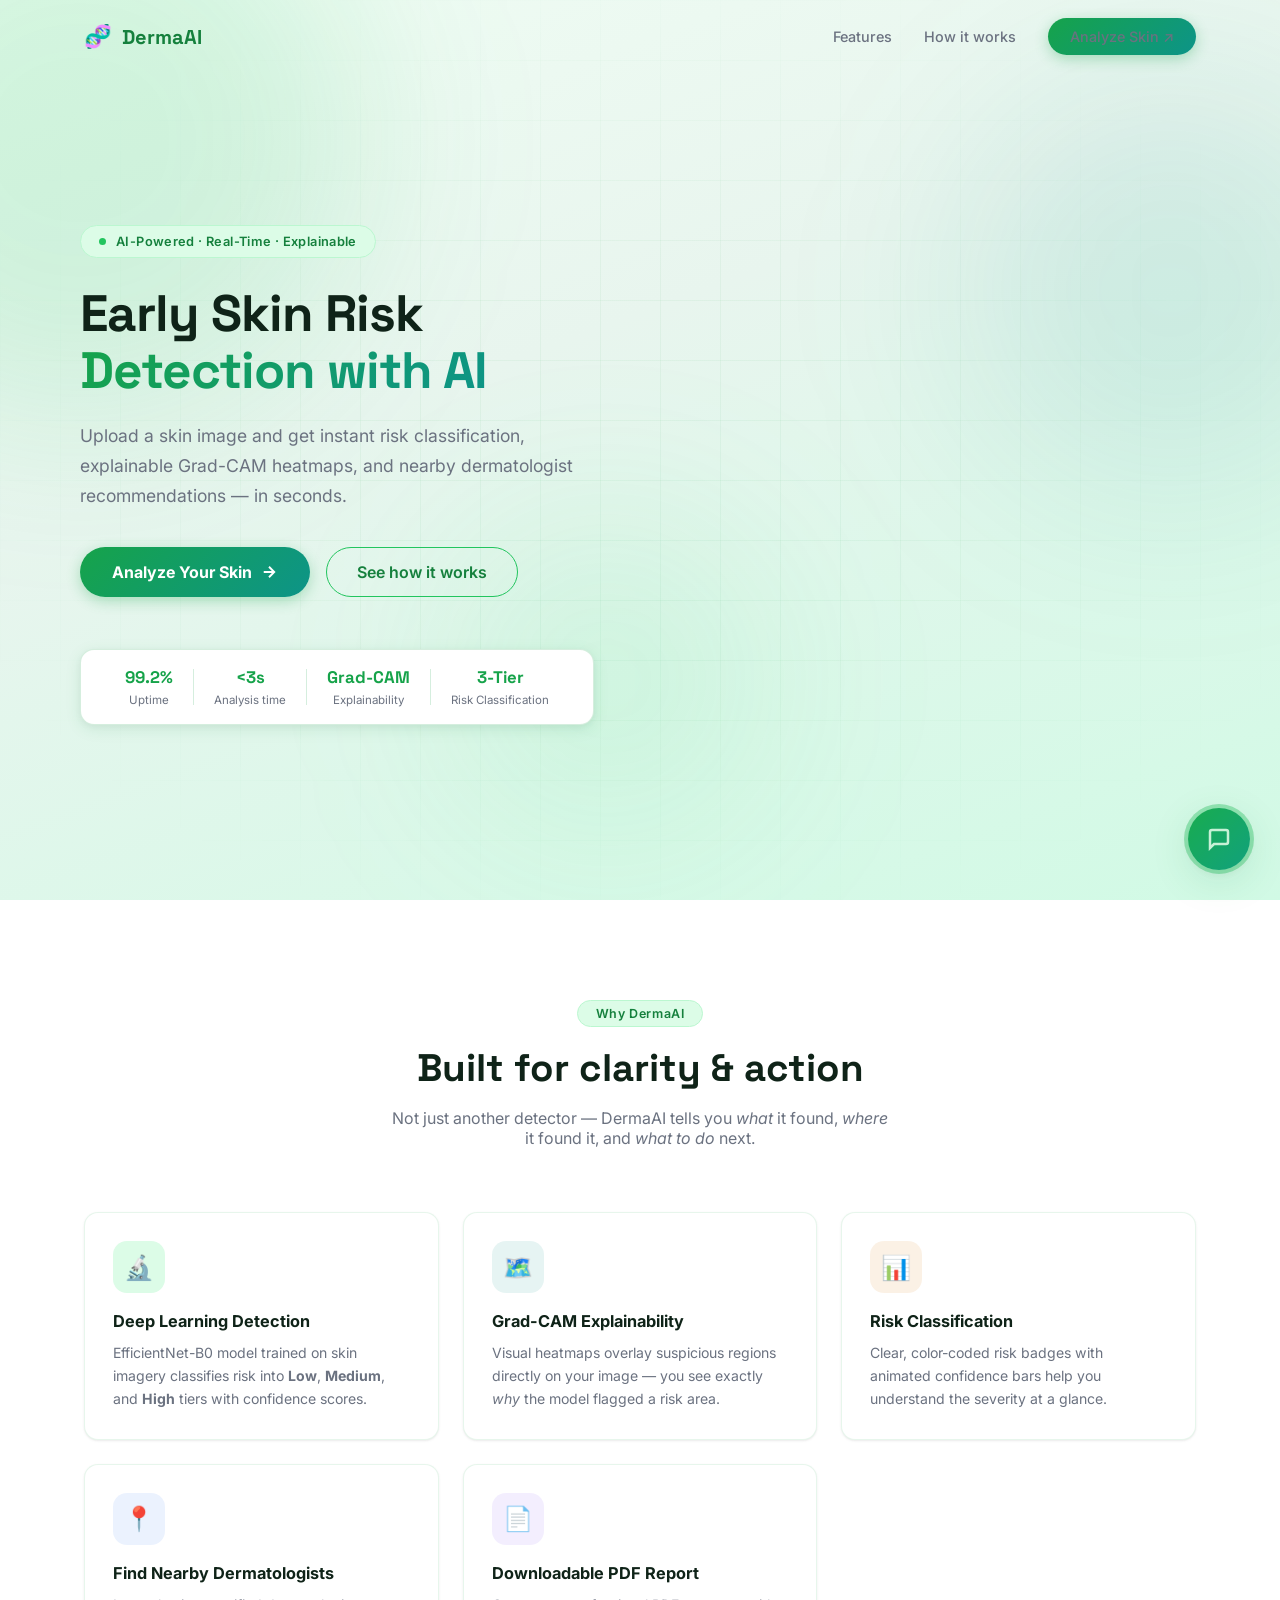
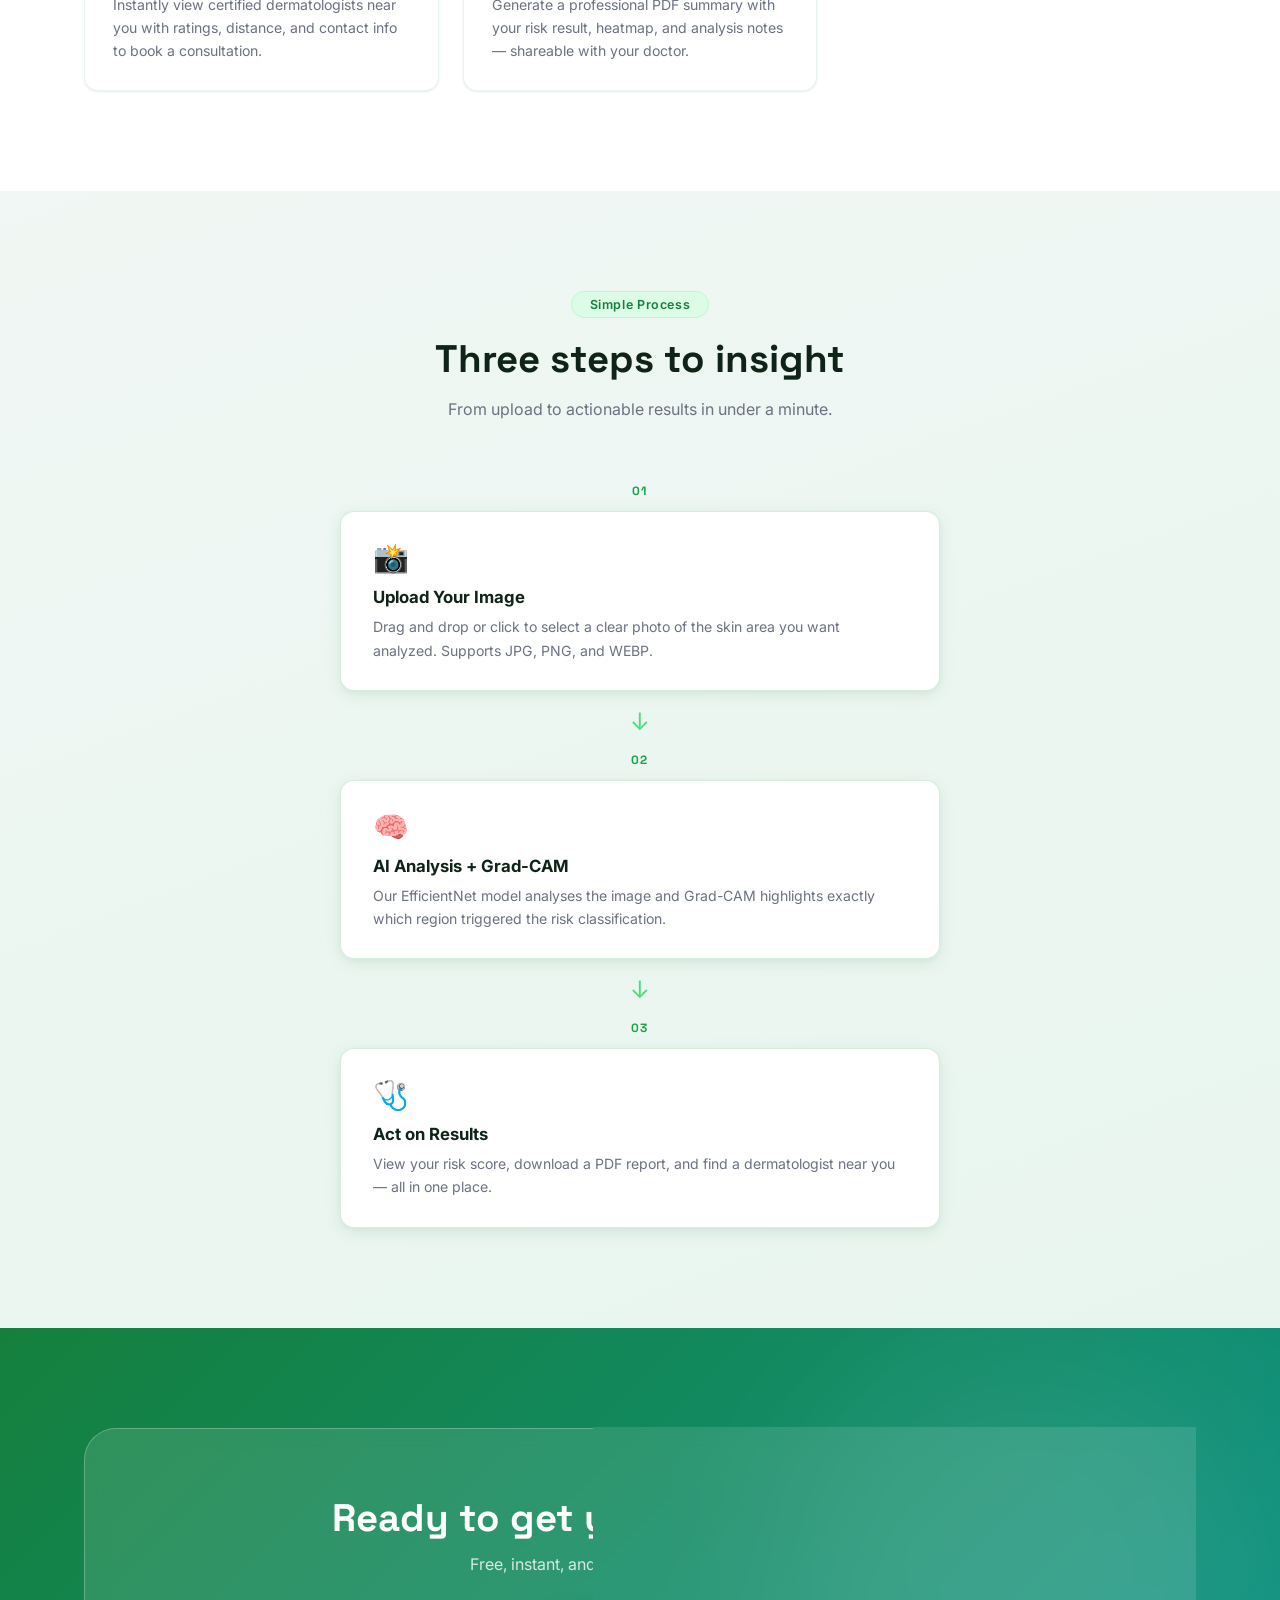
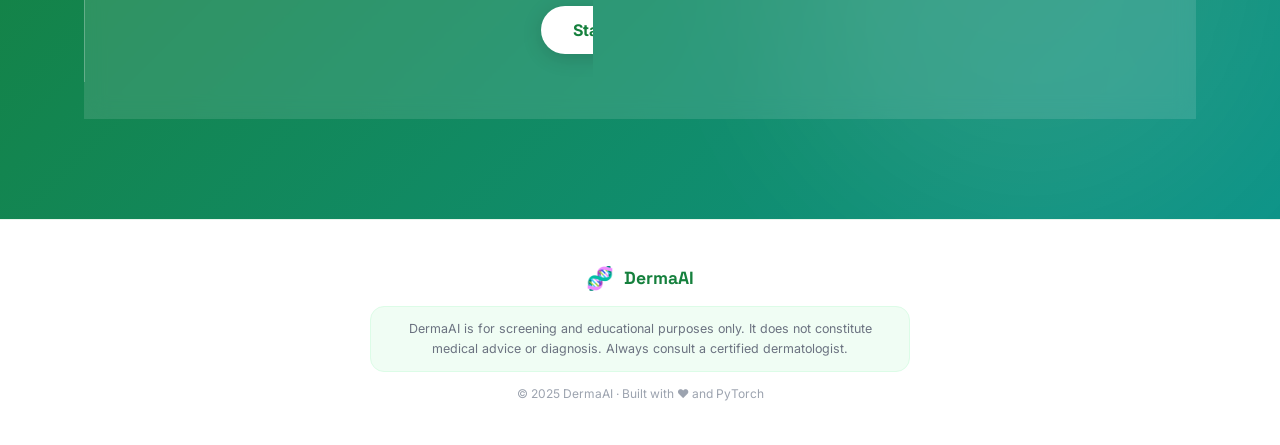
<file: frontend/index.html>
<!DOCTYPE html>
<html lang="en">

<head>
  <meta charset="UTF-8" />
  <meta name="viewport" content="width=device-width, initial-scale=1.0" />
  <meta name="description"
    content="DermaAI — AI-powered skin risk detection with explainable Grad-CAM heatmaps. Upload a skin image and get instant risk assessment." />
  <title>DermaAI — AI Skin Risk Detection</title>
  <link rel="preconnect" href="https://fonts.googleapis.com" />
  <link
    href="https://fonts.googleapis.com/css2?family=Inter:wght@300;400;500;600;700;800;900&family=Space+Grotesk:wght@400;500;600;700&display=swap"
    rel="stylesheet" />
  <link rel="stylesheet" href="css/index.css" />
</head>

<body>

  <!-- ── NAV ─────────────────────────────────────────────────── -->
  <nav class="nav" id="nav">
    <div class="nav-inner">
      <a class="nav-logo" href="/">
        <span class="logo-icon">🧬</span>
        <span>DermaAI</span>
      </a>
      <div class="nav-links">
        <a href="#features">Features</a>
        <a href="#how-it-works">How it works</a>
        <a href="analyze.html" class="btn-primary nav-cta">Analyze Skin ↗</a>
      </div>
    </div>
  </nav>

  <!-- ── HERO ─────────────────────────────────────────────────── -->
  <section class="hero">
    <div class="hero-bg-grid"></div>
    <div class="orb orb-1"></div>
    <div class="orb orb-2"></div>
    <div class="orb orb-3"></div>

    <div class="hero-content">
      <div class="hero-badge">
        <span class="badge-dot"></span>
        AI-Powered · Real-Time · Explainable
      </div>

      <h1 class="hero-title">
        Early Skin Risk<br />
        <span class="gradient-text">Detection with AI</span>
      </h1>

      <p class="hero-sub">
        Upload a skin image and get instant risk classification,
        explainable Grad-CAM heatmaps, and nearby dermatologist
        recommendations — in seconds.
      </p>

      <div class="hero-actions">
        <a href="analyze.html" class="btn-primary btn-lg" id="hero-cta">
          <span>Analyze Your Skin</span>
          <svg width="18" height="18" viewBox="0 0 24 24" fill="none" stroke="currentColor" stroke-width="2.5">
            <path d="M5 12h14M12 5l7 7-7 7" />
          </svg>
        </a>
        <a href="#how-it-works" class="btn-ghost btn-lg">See how it works</a>
      </div>

      <div class="hero-stats">
        <div class="stat">
          <span class="stat-num">99.2%</span>
          <span class="stat-label">Uptime</span>
        </div>
        <div class="stat-divider"></div>
        <div class="stat">
          <span class="stat-num">&lt;3s</span>
          <span class="stat-label">Analysis time</span>
        </div>
        <div class="stat-divider"></div>
        <div class="stat">
          <span class="stat-num">Grad-CAM</span>
          <span class="stat-label">Explainability</span>
        </div>
        <div class="stat-divider"></div>
        <div class="stat">
          <span class="stat-num">3-Tier</span>
          <span class="stat-label">Risk Classification</span>
        </div>
      </div>
    </div>

    <!-- 3D Spline Scene -->
    <div class="hero-spline">
      <spline-viewer url="https://prod.spline.design/Fvy9rAFZJ0ObmGuN/scene.splinecode?v=3" background="transparent"
        logo="none" events-target="global">
      </spline-viewer>
    </div>
  </section>

  <!-- ── FEATURES ──────────────────────────────────────────────── -->
  <section class="features" id="features">
    <div class="container">
      <div class="section-header">
        <span class="section-tag">Why DermaAI</span>
        <h2>Built for clarity & action</h2>
        <p>Not just another detector — DermaAI tells you <em>what</em> it found, <em>where</em> it found it, and
          <em>what to do</em> next.
        </p>
      </div>

      <div class="features-grid">

        <div class="feature-card glass" data-delay="0">
          <div class="feature-icon-wrap green">
            <span>🔬</span>
          </div>
          <h3>Deep Learning Detection</h3>
          <p>EfficientNet-B0 model trained on skin imagery classifies risk into <strong>Low</strong>,
            <strong>Medium</strong>, and <strong>High</strong> tiers with confidence scores.
          </p>
        </div>

        <div class="feature-card glass" data-delay="100">
          <div class="feature-icon-wrap cyan">
            <span>🗺️</span>
          </div>
          <h3>Grad-CAM Explainability</h3>
          <p>Visual heatmaps overlay suspicious regions directly on your image — you see exactly <em>why</em> the model
            flagged a risk area.</p>
        </div>

        <div class="feature-card glass" data-delay="200">
          <div class="feature-icon-wrap amber">
            <span>📊</span>
          </div>
          <h3>Risk Classification</h3>
          <p>Clear, color-coded risk badges with animated confidence bars help you understand the severity at a glance.
          </p>
        </div>

        <div class="feature-card glass" data-delay="300">
          <div class="feature-icon-wrap blue">
            <span>📍</span>
          </div>
          <h3>Find Nearby Dermatologists</h3>
          <p>Instantly view certified dermatologists near you with ratings, distance, and contact info to book a
            consultation.</p>
        </div>

        <div class="feature-card glass" data-delay="400">
          <div class="feature-icon-wrap purple">
            <span>📄</span>
          </div>
          <h3>Downloadable PDF Report</h3>
          <p>Generate a professional PDF summary with your risk result, heatmap, and analysis notes — shareable with
            your doctor.</p>
        </div>

        <div class="feature-card glass" data-delay="500">
          <div class="feature-icon-wrap rose">
            <span>⚡</span>
          </div>
          <h3>Real-Time & Lightweight</h3>
          <p>Analysis completes in under 3 seconds. No cloud uploads to third parties — your image is processed locally
            and never stored.</p>
        </div>

      </div>
    </div>
  </section>

  <!-- ── HOW IT WORKS ──────────────────────────────────────────── -->
  <section class="how-it-works" id="how-it-works">
    <div class="container">
      <div class="section-header">
        <span class="section-tag">Simple Process</span>
        <h2>Three steps to insight</h2>
        <p>From upload to actionable results in under a minute.</p>
      </div>

      <div class="steps">

        <div class="step">
          <div class="step-num">01</div>
          <div class="step-content glass">
            <div class="step-icon">📸</div>
            <h3>Upload Your Image</h3>
            <p>Drag and drop or click to select a clear photo of the skin area you want analyzed. Supports JPG, PNG, and
              WEBP.</p>
          </div>
          <div class="step-arrow">↓</div>
        </div>

        <div class="step">
          <div class="step-num">02</div>
          <div class="step-content glass">
            <div class="step-icon">🧠</div>
            <h3>AI Analysis + Grad-CAM</h3>
            <p>Our EfficientNet model analyses the image and Grad-CAM highlights exactly which region triggered the risk
              classification.</p>
          </div>
          <div class="step-arrow">↓</div>
        </div>

        <div class="step">
          <div class="step-num">03</div>
          <div class="step-content glass">
            <div class="step-icon">🩺</div>
            <h3>Act on Results</h3>
            <p>View your risk score, download a PDF report, and find a dermatologist near you — all in one place.</p>
          </div>
        </div>

      </div>
    </div>
  </section>

  <!-- ── CTA BANNER ────────────────────────────────────────────── -->
  <section class="cta-banner">
    <div class="orb orb-4"></div>
    <div class="container">
      <div class="cta-glass glass">
        <h2>Ready to get your skin checked?</h2>
        <p>Free, instant, and private. No account needed.</p>
        <a href="analyze.html" class="btn-primary btn-lg">
          Start Analysis
          <svg width="18" height="18" viewBox="0 0 24 24" fill="none" stroke="currentColor" stroke-width="2.5">
            <path d="M5 12h14M12 5l7 7-7 7" />
          </svg>
        </a>
      </div>
    </div>
  </section>

  <!-- ── FOOTER ────────────────────────────────────────────────── -->
  <footer class="footer">
    <div class="container footer-inner">
      <div class="footer-brand">
        <span class="logo-icon">🧬</span>
        <span class="footer-name">DermaAI</span>
      </div>
      <p class="footer-disclaimer">
        DermaAI is for screening and educational purposes only.
        It does not constitute medical advice or diagnosis.
        Always consult a certified dermatologist.
      </p>
      <p class="footer-copy">© 2025 DermaAI · Built with ❤️ and PyTorch</p>
    </div>
  </footer>

  <!-- ── CHATBOT WIDGET ────────────────────────────────────────── -->
  <div class="chat-widget" id="chat-widget">
    <button class="chat-toggle glass" id="chat-toggle" aria-label="Toggle Chat">
      <svg width="24" height="24" viewBox="0 0 24 24" fill="none" stroke="currentColor" stroke-width="2.5">
        <path d="M21 15a2 2 0 0 1-2 2H7l-4 4V5a2 2 0 0 1 2-2h14a2 2 0 0 1 2 2z"></path>
      </svg>
    </button>
    <div class="chat-window shadow-lg glass" id="chat-window">
      <div class="chat-header">
        <div>
          <div class="chat-header-title">
            <span class="status-dot"></span>
            🧬 DermaAI Assistant
          </div>
          <div class="chat-header-sub">AI-powered skin health advisor</div>
        </div>
        <button class="chat-close" id="chat-close">&times;</button>
      </div>
      <div class="chat-body" id="chat-body">
        <div class="chat-message bot">
          <div class="msg-bubble">Hi! I'm your AI skin assistant. How can I help you today?</div>
        </div>
      </div>
      <div class="chat-input-area">
        <input type="text" id="chat-input" placeholder="Type your message..." autocomplete="off" />
        <button id="chat-send" aria-label="Send">
          <svg width="20" height="20" viewBox="0 0 24 24" fill="none" stroke="currentColor" stroke-width="2">
            <line x1="22" y1="2" x2="11" y2="13"></line>
            <polygon points="22 2 15 22 11 13 2 9 22 2"></polygon>
          </svg>
        </button>
      </div>
    </div>
  </div>

  <script src="js/chat.js"></script>
  <script>
    // Navbar scroll effect
    const nav = document.getElementById('nav');
    window.addEventListener('scroll', () => {
      nav.classList.toggle('scrolled', window.scrollY > 40);
    });

    // Feature card entrance animation
    const cards = document.querySelectorAll('.feature-card, .step-content');
    const obs = new IntersectionObserver((entries) => {
      entries.forEach(e => {
        if (e.isIntersecting) {
          const delay = e.target.dataset.delay || 0;
          setTimeout(() => e.target.classList.add('visible'), Number(delay));
        }
      });
    }, { threshold: 0.15 });
    cards.forEach(c => obs.observe(c));

    // Spline Skill Integration - Performance & Dynamic Loading
    function shouldLoadSpline() {
      const isMobile = window.innerWidth < 768;
      const isLowEnd = navigator.hardwareConcurrency <= 2;

      const canvas = document.createElement('canvas');
      const gl = canvas.getContext('webgl2') || canvas.getContext('webgl');

      return !isMobile && !isLowEnd && !!gl;
    }

    if (shouldLoadSpline()) {
      // 1. Load the script dynamically to avoid blocking rendering
      const script = document.createElement('script');
      script.type = 'module';
      script.src = 'https://unpkg.com/@splinetool/viewer/build/spline-viewer.js';
      document.head.appendChild(script);

      // 2. Timeout Fallback (Hide if 8 seconds pass without shadowRoot mounting)
      setTimeout(() => {
        const viewer = document.querySelector('spline-viewer');
        if (!viewer || !viewer.shadowRoot) {
          document.querySelector('.hero-spline').style.display = 'none';
          console.warn('Spline failed to load in time, showing fallback.');
        }
      }, 8000);
    } else {
      // Hide completely on low end / mobile to save battery & stop lag
      document.querySelector('.hero-spline').style.display = 'none';
      console.log('Skipped loading Spline for performance optimization (Mobile/Low-End).');
    }
  </script>
</body>

</html>
</file>
<file: frontend/css/index.css>
/* ═══════════════════════════════════════════════════════════
   DermaAI — Landing Page CSS
   Healthcare · Green & White · Premium Medical Feel
═══════════════════════════════════════════════════════════ */

*,
*::before,
*::after {
  box-sizing: border-box;
  margin: 0;
  padding: 0;
}

:root {
  /* Core Healthcare Palette */
  --bg: #f0f7f4;
  --bg2: #e8f5ee;
  --white: #ffffff;
  --surface: rgba(255, 255, 255, 0.85);
  --surface-solid: #ffffff;

  /* Greens */
  --green-900: #14532d;
  --green-700: #15803d;
  --green-600: #16a34a;
  --green-500: #22c55e;
  --green-400: #4ade80;
  --green-200: #bbf7d0;
  --green-100: #dcfce7;
  --green-50: #f0fdf4;
  --teal: #0d9488;
  --teal-light: #99f6e4;

  /* Accents */
  --amber: #d97706;
  --red: #dc2626;
  --red-light: #fee2e2;

  /* Text */
  --text: #0f2318;
  --text-mid: #2d6a4f;
  --text-dim: #6b7280;
  --text-muted: #9ca3af;

  /* Borders */
  --border: rgba(22, 163, 74, 0.18);
  --border-soft: rgba(22, 163, 74, 0.10);

  /* Shadows */
  --shadow-sm: 0 1px 3px rgba(0, 0, 0, 0.06), 0 1px 2px rgba(0, 0, 0, 0.04);
  --shadow-md: 0 4px 16px rgba(21, 128, 61, 0.10), 0 2px 6px rgba(0, 0, 0, 0.04);
  --shadow-lg: 0 10px 40px rgba(21, 128, 61, 0.14), 0 4px 12px rgba(0, 0, 0, 0.06);
  --shadow-glow: 0 0 40px rgba(34, 197, 94, 0.18);

  --radius: 14px;
  --radius-lg: 22px;
  --radius-xl: 32px;
}

html {
  scroll-behavior: smooth;
}

body {
  font-family: 'Inter', sans-serif;
  background: var(--bg);
  color: var(--text);
  min-height: 100vh;
  overflow-x: hidden !important;
  overflow-y: auto !important;
  /* Prevents Spline scroll hijacking */
}

/* ── Utilities ─────────────────────────────────────────── */
.glass {
  background: var(--surface);
  border: 1px solid var(--border);
  backdrop-filter: blur(16px);
  -webkit-backdrop-filter: blur(16px);
}

.container {
  max-width: 1160px;
  margin: 0 auto;
  padding: 0 24px;
}

.gradient-text {
  background: linear-gradient(135deg, var(--green-600) 0%, var(--teal) 100%);
  -webkit-background-clip: text;
  -webkit-text-fill-color: transparent;
  background-clip: text;
}

/* ── Background Orbs ────────────────────────────────────── */
.orb {
  position: absolute;
  border-radius: 50%;
  filter: blur(90px);
  pointer-events: none;
  z-index: 0;
}

.orb-1 {
  width: 560px;
  height: 560px;
  background: rgba(34, 197, 94, 0.14);
  top: -140px;
  left: -200px;
}

.orb-2 {
  width: 420px;
  height: 420px;
  background: rgba(13, 148, 136, 0.10);
  top: 80px;
  right: -100px;
}

.orb-3 {
  width: 320px;
  height: 320px;
  background: rgba(74, 222, 128, 0.10);
  bottom: 60px;
  left: 35%;
}

.orb-4 {
  width: 500px;
  height: 500px;
  background: rgba(34, 197, 94, 0.10);
  top: 0;
  right: 0;
}

/* ── NAV ───────────────────────────────────────────────── */
.nav {
  position: fixed;
  top: 0;
  left: 0;
  right: 0;
  z-index: 100;
  padding: 18px 0;
  transition: all 0.3s ease;
}

.nav.scrolled {
  background: rgba(255, 255, 255, 0.95);
  border-bottom: 1px solid var(--border);
  backdrop-filter: blur(20px);
  box-shadow: var(--shadow-sm);
  padding: 14px 0;
}

.nav-inner {
  max-width: 1160px;
  margin: 0 auto;
  padding: 0 24px;
  display: flex;
  align-items: center;
  justify-content: space-between;
}

.nav-logo {
  display: flex;
  align-items: center;
  gap: 10px;
  text-decoration: none;
  font-family: 'Space Grotesk', sans-serif;
  font-weight: 700;
  font-size: 1.25rem;
  color: var(--green-700);
}

.logo-icon {
  font-size: 1.4rem;
}

.nav-links {
  display: flex;
  align-items: center;
  gap: 32px;
}

.nav-links a {
  color: var(--text-dim);
  text-decoration: none;
  font-size: 0.9rem;
  font-weight: 500;
  transition: color 0.2s;
}

.nav-links a:hover {
  color: var(--green-600);
}

/* ── Buttons ───────────────────────────────────────────── */
.btn-primary {
  display: inline-flex;
  align-items: center;
  gap: 8px;
  background: linear-gradient(135deg, var(--green-600) 0%, var(--teal) 100%);
  color: #ffffff;
  font-weight: 700;
  font-size: 0.9rem;
  border-radius: 50px;
  text-decoration: none;
  transition: transform 0.2s, box-shadow 0.2s;
  border: none;
  cursor: pointer;
  padding: 11px 22px;
  box-shadow: 0 4px 14px rgba(22, 163, 74, 0.30);
}

.btn-primary:hover {
  transform: translateY(-2px);
  box-shadow: 0 8px 28px rgba(22, 163, 74, 0.40);
}

.btn-lg {
  padding: 14px 32px;
  font-size: 1rem;
}

.btn-ghost {
  display: inline-flex;
  align-items: center;
  gap: 8px;
  color: var(--green-700);
  font-weight: 600;
  font-size: 1rem;
  background: transparent;
  border: 1.5px solid var(--green-500);
  border-radius: 50px;
  text-decoration: none;
  padding: 14px 30px;
  transition: all 0.2s;
}

.btn-ghost:hover {
  background: var(--green-50);
  border-color: var(--green-600);
  color: var(--green-700);
}

.nav-cta {
  padding: 10px 22px;
  font-size: 0.88rem;
}

/* ── HERO ──────────────────────────────────────────────── */
.hero {
  position: relative;
  min-height: 100vh;
  display: grid;
  grid-template-columns: 1fr 1fr;
  align-items: center;
  gap: 40px;
  padding: 130px 80px 80px;
  overflow: hidden;
  background: linear-gradient(160deg, #f0fdf4 0%, #e8f5ee 40%, #d1fae5 100%);
}

.hero-bg-grid {
  position: absolute;
  inset: 0;
  z-index: 0;
  background-image:
    linear-gradient(rgba(22, 163, 74, 0.05) 1px, transparent 1px),
    linear-gradient(90deg, rgba(22, 163, 74, 0.05) 1px, transparent 1px);
  background-size: 60px 60px;
  mask-image: radial-gradient(ellipse at center, black 30%, transparent 80%);
}

.hero-content {
  position: relative;
  z-index: 2;
}

.hero-badge {
  display: inline-flex;
  align-items: center;
  gap: 10px;
  background: var(--green-100);
  border: 1px solid var(--green-200);
  border-radius: 50px;
  padding: 8px 18px;
  font-size: 0.8rem;
  font-weight: 600;
  color: var(--green-700);
  margin-bottom: 28px;
  letter-spacing: 0.03em;
}

.badge-dot {
  width: 7px;
  height: 7px;
  border-radius: 50%;
  background: var(--green-500);
  animation: pulse-dot 2s infinite;
}

@keyframes pulse-dot {

  0%,
  100% {
    opacity: 1;
    transform: scale(1);
  }

  50% {
    opacity: 0.4;
    transform: scale(0.7);
  }
}

.hero-title {
  font-family: 'Space Grotesk', sans-serif;
  font-size: clamp(2.6rem, 4vw, 4rem);
  font-weight: 800;
  line-height: 1.1;
  letter-spacing: -0.02em;
  margin-bottom: 22px;
  color: var(--text);
}

.hero-sub {
  font-size: 1.1rem;
  color: var(--text-dim);
  line-height: 1.7;
  max-width: 500px;
  margin-bottom: 36px;
}

.hero-actions {
  display: flex;
  gap: 16px;
  flex-wrap: wrap;
  margin-bottom: 52px;
}

.hero-stats {
  display: flex;
  align-items: center;
  gap: 0;
  background: var(--white);
  border: 1px solid var(--border);
  border-radius: var(--radius);
  padding: 16px 24px;
  width: fit-content;
  box-shadow: var(--shadow-md);
}

.stat {
  text-align: center;
  padding: 0 20px;
}

.stat-num {
  display: block;
  font-family: 'Space Grotesk', sans-serif;
  font-weight: 700;
  font-size: 1.05rem;
  color: var(--green-600);
}

.stat-label {
  font-size: 0.72rem;
  color: var(--text-dim);
}

.stat-divider {
  width: 1px;
  height: 36px;
  background: var(--border);
}

/* ── Hero Spline ────────────────────────────────────────── */
.hero-spline {
  position: relative;
  z-index: 2;
  width: 100%;
  height: 640px;
  /* Use clip-path to crop ONLY the bottom edge to hide the watermark 
     while allowing the giant left arm to bleed out of the box */
  clip-path: inset(-100% -100% 0 -100%);
}

.hero-spline spline-viewer {
  position: absolute;
  top: 0;
  right: 0;
  width: 100%;
  /* Make height taller than container so the bottom right watermark is clipped off */
  height: calc(100% + 90px);

  /* Make the image significantly bigger and shift it to the right */
  transform: scale(1.45) translate(18%, 2%);
  transform-origin: center right;

  /* Fallback CSS hiding */
  --spline-viewer-logo-display: none;
}

/* Primary way to hide the Spline logo shadow DOM part on free plan */
spline-viewer::part(logo) {
  display: none !important;
  opacity: 0 !important;
  pointer-events: none !important;
}

/* ── Features ───────────────────────────────────────────── */
.features {
  padding: 100px 0;
  position: relative;
  background: var(--white);
}

.section-header {
  text-align: center;
  margin-bottom: 64px;
}

.section-tag {
  display: inline-block;
  background: var(--green-100);
  border: 1px solid var(--green-200);
  color: var(--green-700);
  border-radius: 50px;
  padding: 5px 18px;
  font-size: 0.78rem;
  font-weight: 600;
  letter-spacing: 0.05em;
  margin-bottom: 16px;
}

.section-header h2 {
  font-family: 'Space Grotesk', sans-serif;
  font-size: clamp(1.8rem, 3vw, 2.6rem);
  font-weight: 700;
  margin-bottom: 16px;
  color: var(--text);
}

.section-header p {
  color: var(--text-dim);
  font-size: 1rem;
  max-width: 500px;
  margin: 0 auto;
}

.features-grid {
  display: grid;
  grid-template-columns: repeat(3, 1fr);
  gap: 24px;
}

.feature-card {
  background: var(--white);
  border: 1px solid var(--border-soft);
  border-radius: var(--radius);
  padding: 28px;
  opacity: 0;
  transform: translateY(24px);
  transition: opacity 0.5s ease, transform 0.5s ease, box-shadow 0.3s, border-color 0.3s;
  box-shadow: var(--shadow-sm);
}

.feature-card.visible {
  opacity: 1;
  transform: translateY(0);
}

.feature-card:hover {
  transform: translateY(-6px);
  box-shadow: var(--shadow-lg);
  border-color: var(--green-200);
}

.feature-icon-wrap {
  width: 52px;
  height: 52px;
  border-radius: 14px;
  display: flex;
  align-items: center;
  justify-content: center;
  font-size: 1.5rem;
  margin-bottom: 18px;
}

.feature-icon-wrap.green {
  background: var(--green-100);
}

.feature-icon-wrap.cyan {
  background: rgba(13, 148, 136, 0.10);
}

.feature-icon-wrap.amber {
  background: rgba(217, 119, 6, 0.10);
}

.feature-icon-wrap.blue {
  background: rgba(59, 130, 246, 0.10);
}

.feature-icon-wrap.purple {
  background: rgba(139, 92, 246, 0.10);
}

.feature-icon-wrap.rose {
  background: rgba(244, 63, 94, 0.10);
}

.feature-card h3 {
  font-size: 1.02rem;
  font-weight: 700;
  margin-bottom: 10px;
  color: var(--text);
}

.feature-card p {
  font-size: 0.88rem;
  color: var(--text-dim);
  line-height: 1.65;
}

/* ── How it works ───────────────────────────────────────── */
.how-it-works {
  padding: 100px 0;
  background: linear-gradient(160deg, var(--bg) 0%, var(--bg2) 100%);
}

.steps {
  display: flex;
  flex-direction: column;
  align-items: center;
  gap: 0;
  max-width: 600px;
  margin: 0 auto;
}

.step {
  display: flex;
  flex-direction: column;
  align-items: center;
  gap: 0;
  width: 100%;
}

.step-num {
  font-family: 'Space Grotesk', sans-serif;
  font-size: 0.75rem;
  font-weight: 700;
  color: var(--green-600);
  letter-spacing: 0.1em;
  margin-bottom: 12px;
}

.step-content {
  background: var(--white);
  border: 1px solid var(--border);
  border-radius: var(--radius);
  padding: 28px 32px;
  width: 100%;
  display: flex;
  flex-direction: column;
  opacity: 0;
  transform: translateY(20px);
  transition: opacity 0.5s, transform 0.5s;
  box-shadow: var(--shadow-md);
}

.step-content.visible {
  opacity: 1;
  transform: none;
}

.step-icon {
  font-size: 1.8rem;
  margin-bottom: 12px;
}

.step-content h3 {
  font-size: 1.05rem;
  font-weight: 700;
  margin-bottom: 8px;
  color: var(--text);
}

.step-content p {
  font-size: 0.88rem;
  color: var(--text-dim);
  line-height: 1.65;
}

.step-arrow {
  font-size: 1.5rem;
  color: var(--green-400);
  padding: 16px 0;
  animation: bounce-arrow 1.5s ease-in-out infinite;
}

@keyframes bounce-arrow {

  0%,
  100% {
    transform: translateY(0);
  }

  50% {
    transform: translateY(5px);
  }
}

/* ── CTA Banner ─────────────────────────────────────────── */
.cta-banner {
  padding: 100px 0;
  position: relative;
  overflow: hidden;
  background: linear-gradient(135deg, var(--green-700) 0%, var(--teal) 100%);
}

.cta-banner .orb-4 {
  background: rgba(255, 255, 255, 0.08);
}

.cta-glass {
  border-radius: var(--radius-xl);
  padding: 64px 40px;
  text-align: center;
  background: rgba(255, 255, 255, 0.12);
  border: 1px solid rgba(255, 255, 255, 0.25);
  backdrop-filter: blur(10px);
}

.cta-glass h2 {
  font-family: 'Space Grotesk', sans-serif;
  font-size: clamp(1.8rem, 3vw, 2.4rem);
  font-weight: 700;
  margin-bottom: 12px;
  color: #ffffff;
}

.cta-glass p {
  color: rgba(255, 255, 255, 0.8);
  margin-bottom: 32px;
}

.cta-banner .btn-primary {
  background: #ffffff;
  color: var(--green-700);
  box-shadow: 0 4px 20px rgba(0, 0, 0, 0.15);
}

.cta-banner .btn-primary:hover {
  box-shadow: 0 8px 32px rgba(0, 0, 0, 0.20);
}

/* ── Footer ─────────────────────────────────────────────── */
.footer {
  border-top: 1px solid var(--border-soft);
  padding: 44px 0;
  background: var(--white);
}

.footer-inner {
  display: flex;
  flex-direction: column;
  align-items: center;
  gap: 14px;
}

.footer-brand {
  display: flex;
  align-items: center;
  gap: 10px;
  font-weight: 700;
  font-size: 1.1rem;
  color: var(--green-700);
}

.footer-name {
  font-family: 'Space Grotesk', sans-serif;
}

.footer-disclaimer {
  font-size: 0.78rem;
  color: var(--text-dim);
  max-width: 540px;
  text-align: center;
  line-height: 1.6;
  background: var(--green-50);
  border: 1px solid var(--green-100);
  border-radius: var(--radius);
  padding: 12px 20px;
}

.footer-copy {
  font-size: 0.75rem;
  color: var(--text-muted);
}

/* ── Responsive ─────────────────────────────────────────── */
@media (max-width: 900px) {
  .hero {
    grid-template-columns: 1fr;
    padding: 110px 32px 60px;
    text-align: center;
  }

  .hero-actions {
    justify-content: center;
  }

  .hero-stats {
    margin: 0 auto;
  }

  .hero-spline {
    display: none;
  }

  .features-grid {
    grid-template-columns: 1fr 1fr;
  }
}

@media (max-width: 600px) {
  .features-grid {
    grid-template-columns: 1fr;
  }

  .hero {
    padding: 100px 20px 50px;
  }

  .cta-glass {
    padding: 40px 20px;
  }
}

/* ── Chatbot Widget ─────────────────────────────────────── */
.chat-widget {
  position: fixed;
  bottom: 30px;
  right: 30px;
  z-index: 999;
}

.chat-toggle {
  width: 62px;
  height: 62px;
  border-radius: 50%;
  background: linear-gradient(135deg, var(--green-600) 0%, var(--teal) 100%);
  color: white;
  border: none;
  cursor: pointer;
  box-shadow: var(--shadow-lg), 0 0 0 4px rgba(22, 163, 74, 0.15);
  display: flex;
  align-items: center;
  justify-content: center;
  transition: transform 0.3s cubic-bezier(0.175, 0.885, 0.32, 1.275), box-shadow 0.3s;
  position: relative;
}

.chat-toggle::before {
  content: '';
  position: absolute;
  inset: -4px;
  border-radius: 50%;
  background: rgba(34, 197, 94, 0.25);
  animation: chat-pulse 2.5s ease-out infinite;
  pointer-events: none;
}

@keyframes chat-pulse {
  0%   { transform: scale(1);   opacity: 0.7; }
  70%  { transform: scale(1.5); opacity: 0; }
  100% { transform: scale(1.5); opacity: 0; }
}

.chat-toggle:hover {
  transform: scale(1.1) rotate(-8deg);
  box-shadow: var(--shadow-lg), 0 0 0 6px rgba(22, 163, 74, 0.2);
}

/* Unread badge */
.chat-badge {
  position: absolute;
  top: -4px;
  right: -4px;
  width: 20px;
  height: 20px;
  background: #ef4444;
  border-radius: 50%;
  border: 2px solid white;
  font-size: 0.65rem;
  font-weight: 700;
  color: white;
  display: flex;
  align-items: center;
  justify-content: center;
  animation: badge-pop 0.4s cubic-bezier(0.175, 0.885, 0.32, 1.275);
}

@keyframes badge-pop {
  from { transform: scale(0); }
  to   { transform: scale(1); }
}

.chat-window {
  position: absolute;
  bottom: 80px;
  right: 0;
  width: 370px;
  height: 520px;
  background: rgba(255, 255, 255, 0.97);
  border-radius: 20px;
  display: flex;
  flex-direction: column;
  overflow: hidden;
  opacity: 0;
  pointer-events: none;
  transform: translateY(24px) scale(0.93);
  transform-origin: bottom right;
  transition: opacity 0.3s ease, transform 0.35s cubic-bezier(0.175, 0.885, 0.32, 1.275);
  box-shadow: 0 24px 60px rgba(0,0,0,0.18), 0 0 0 1px rgba(0,0,0,0.06);
}

.chat-window.open {
  opacity: 1;
  pointer-events: auto;
  transform: translateY(0) scale(1);
}

.chat-header {
  background: linear-gradient(135deg, var(--green-600) 0%, var(--teal) 100%);
  color: white;
  padding: 16px 20px;
  display: flex;
  align-items: center;
  justify-content: space-between;
  flex-shrink: 0;
}

.chat-header-title {
  font-weight: 700;
  font-size: 1rem;
  display: flex;
  align-items: center;
  gap: 8px;
}

.chat-header-title .status-dot {
  width: 8px;
  height: 8px;
  background: #86efac;
  border-radius: 50%;
  animation: status-blink 2s ease-in-out infinite;
  flex-shrink: 0;
}

@keyframes status-blink {
  0%, 100% { opacity: 1; }
  50%       { opacity: 0.4; }
}

.chat-header-sub {
  font-size: 0.72rem;
  opacity: 0.8;
  margin-top: 1px;
}

.chat-close {
  background: rgba(255,255,255,0.15);
  color: white;
  border: none;
  width: 30px;
  height: 30px;
  border-radius: 50%;
  font-size: 1.1rem;
  cursor: pointer;
  display: flex;
  align-items: center;
  justify-content: center;
  transition: background 0.2s, transform 0.2s;
}

.chat-close:hover {
  background: rgba(255,255,255,0.3);
  transform: rotate(90deg);
}

.chat-body {
  flex: 1;
  padding: 16px;
  overflow-y: auto;
  display: flex;
  flex-direction: column;
  gap: 10px;
  background: #f8fafb;
  scroll-behavior: smooth;
}

.chat-body::-webkit-scrollbar { width: 4px; }
.chat-body::-webkit-scrollbar-track { background: transparent; }
.chat-body::-webkit-scrollbar-thumb { background: #d1d5db; border-radius: 4px; }

.chat-message {
  display: flex;
  flex-direction: column;
  max-width: 82%;
  animation: msg-in 0.28s cubic-bezier(0.175, 0.885, 0.32, 1.275) forwards;
}

@keyframes msg-in {
  from { opacity: 0; transform: translateY(12px) scale(0.96); }
  to   { opacity: 1; transform: translateY(0)    scale(1); }
}

.chat-message.bot  { align-self: flex-start; }
.chat-message.user { align-self: flex-end; }

.msg-bubble {
  padding: 11px 15px;
  border-radius: 18px;
  font-size: 0.875rem;
  line-height: 1.55;
  color: var(--text);
  box-shadow: 0 1px 3px rgba(0,0,0,0.07);
}

.chat-message.bot .msg-bubble {
  background: white;
  border-bottom-left-radius: 5px;
  border: 1px solid #e5e7eb;
}

.chat-message.user .msg-bubble {
  background: linear-gradient(135deg, var(--green-600), var(--teal));
  border-bottom-right-radius: 5px;
  color: white;
  box-shadow: 0 2px 8px rgba(22,163,74,0.3);
}

.msg-tag {
  font-size: 0.62rem;
  color: var(--text-muted);
  margin-top: 4px;
  margin-left: 10px;
  display: flex;
  align-items: center;
  gap: 4px;
}

.msg-tag::before {
  content: '⚡';
  font-size: 0.6rem;
}

.chat-input-area {
  padding: 12px 14px;
  background: white;
  border-top: 1px solid #f0f0f0;
  display: flex;
  gap: 10px;
  align-items: center;
  flex-shrink: 0;
}

.chat-input-area input {
  flex: 1;
  padding: 11px 16px;
  border-radius: 50px;
  border: 1.5px solid #e5e7eb;
  background: #f9fafb;
  outline: none;
  font-family: inherit;
  font-size: 0.875rem;
  transition: border-color 0.2s, box-shadow 0.2s, background 0.2s;
  color: var(--text);
}

.chat-input-area input:focus {
  border-color: var(--green-500);
  background: white;
  box-shadow: 0 0 0 3px rgba(34, 197, 94, 0.12);
}

.chat-input-area button {
  width: 42px;
  height: 42px;
  border-radius: 50%;
  border: none;
  background: linear-gradient(135deg, var(--green-600), var(--teal));
  color: white;
  cursor: pointer;
  display: flex;
  align-items: center;
  justify-content: center;
  transition: transform 0.2s, box-shadow 0.2s;
  box-shadow: 0 2px 8px rgba(22,163,74,0.35);
  flex-shrink: 0;
}

.chat-input-area button:hover {
  transform: scale(1.1) rotate(-5deg);
  box-shadow: 0 4px 14px rgba(22,163,74,0.45);
}

.chat-input-area button:active {
  transform: scale(0.95);
}

/* Typing dots */
.msg-bubble.loading {
  display: flex;
  align-items: center;
  gap: 4px;
  padding: 14px 18px;
  min-width: 60px;
}

.loading .dot {
  display: inline-block;
  width: 7px;
  height: 7px;
  border-radius: 50%;
  background: #9ca3af;
  animation: bounce 1.4s infinite ease-in-out both;
}

.loading .dot:nth-child(1) { animation-delay: -0.32s; }
.loading .dot:nth-child(2) { animation-delay: -0.16s; }
.loading .dot:nth-child(3) { animation-delay: 0s; }

@keyframes bounce {
  0%, 80%, 100% { transform: scale(0.5); opacity: 0.5; }
  40%           { transform: scale(1);   opacity: 1; }
}

@keyframes fade-in-up {
  from { opacity: 0; transform: translateY(10px); }
  to   { opacity: 1; transform: translateY(0); }
}

@media (max-width: 600px) {
  .chat-window {
    width: calc(100vw - 32px);
    right: -8px;
    bottom: 74px;
    height: 70vh;
  }
  .chat-widget {
    bottom: 20px;
    right: 16px;
  }
}
</file>
